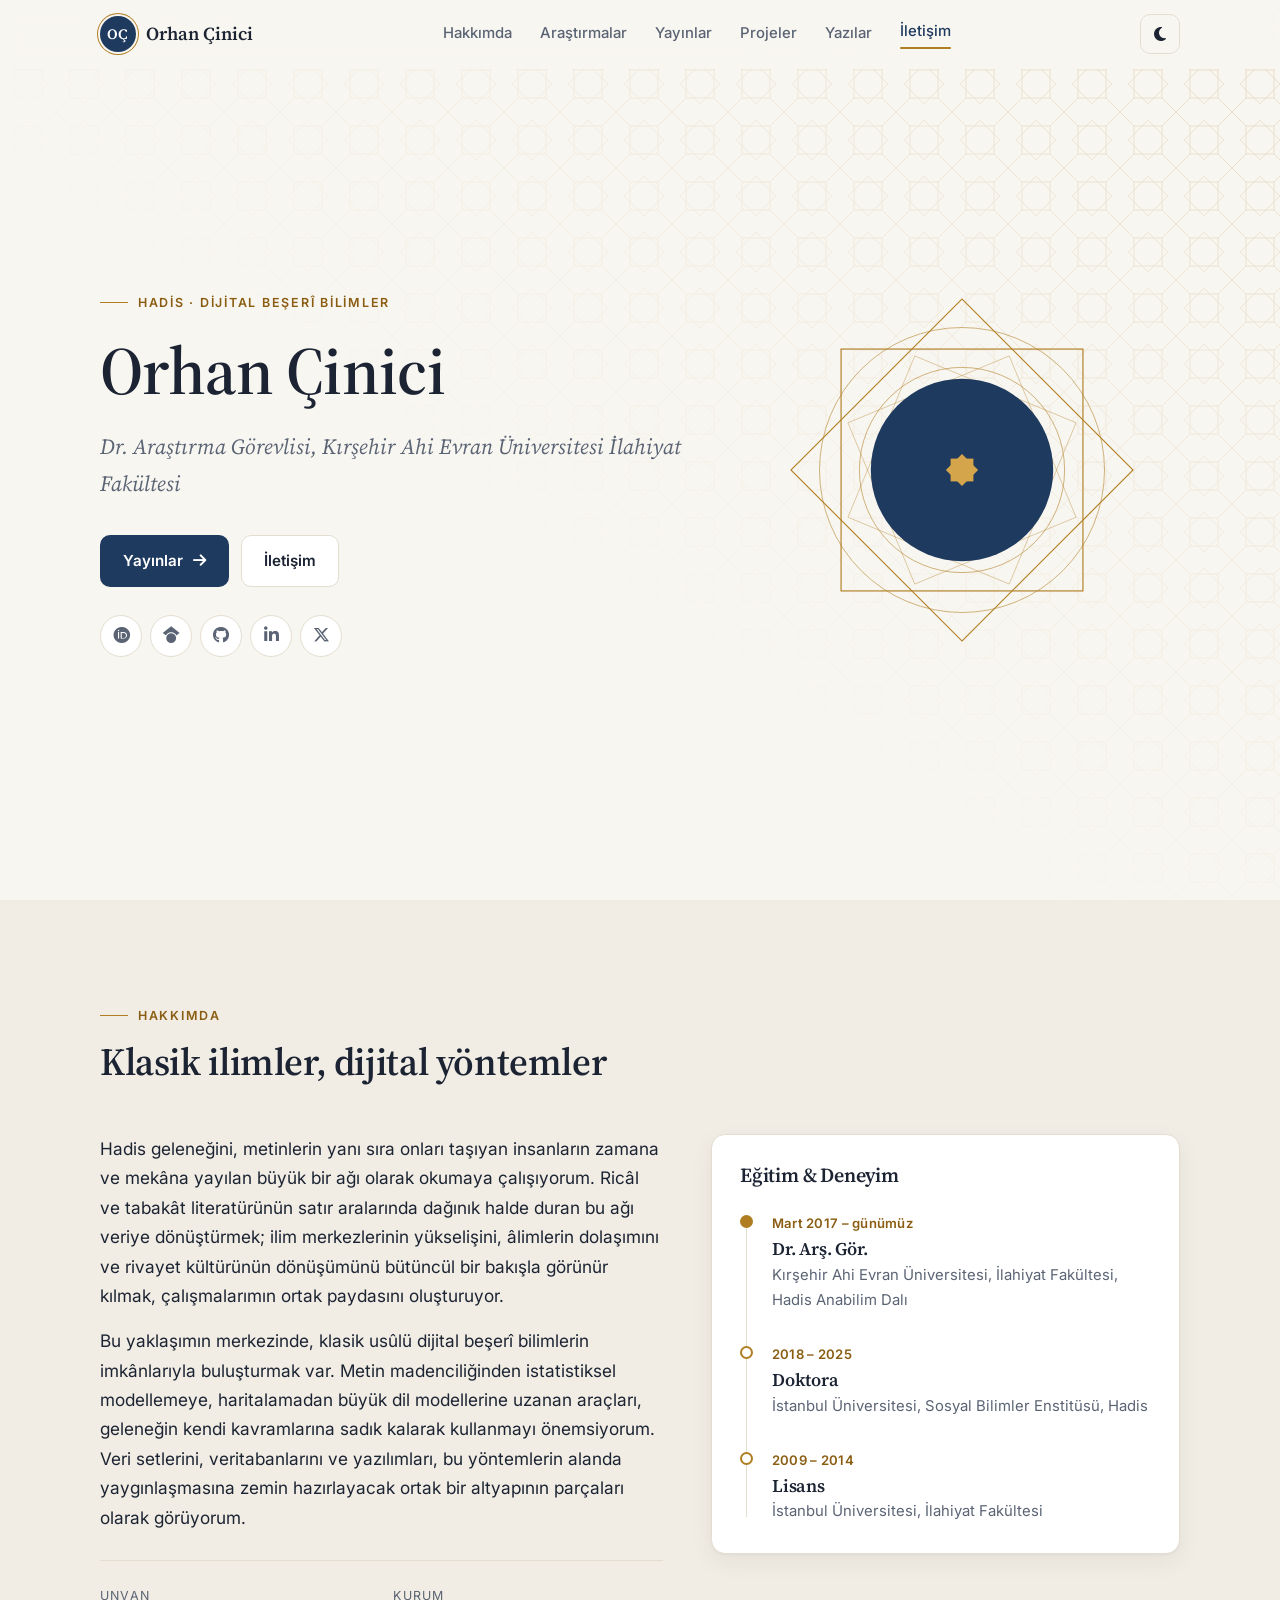
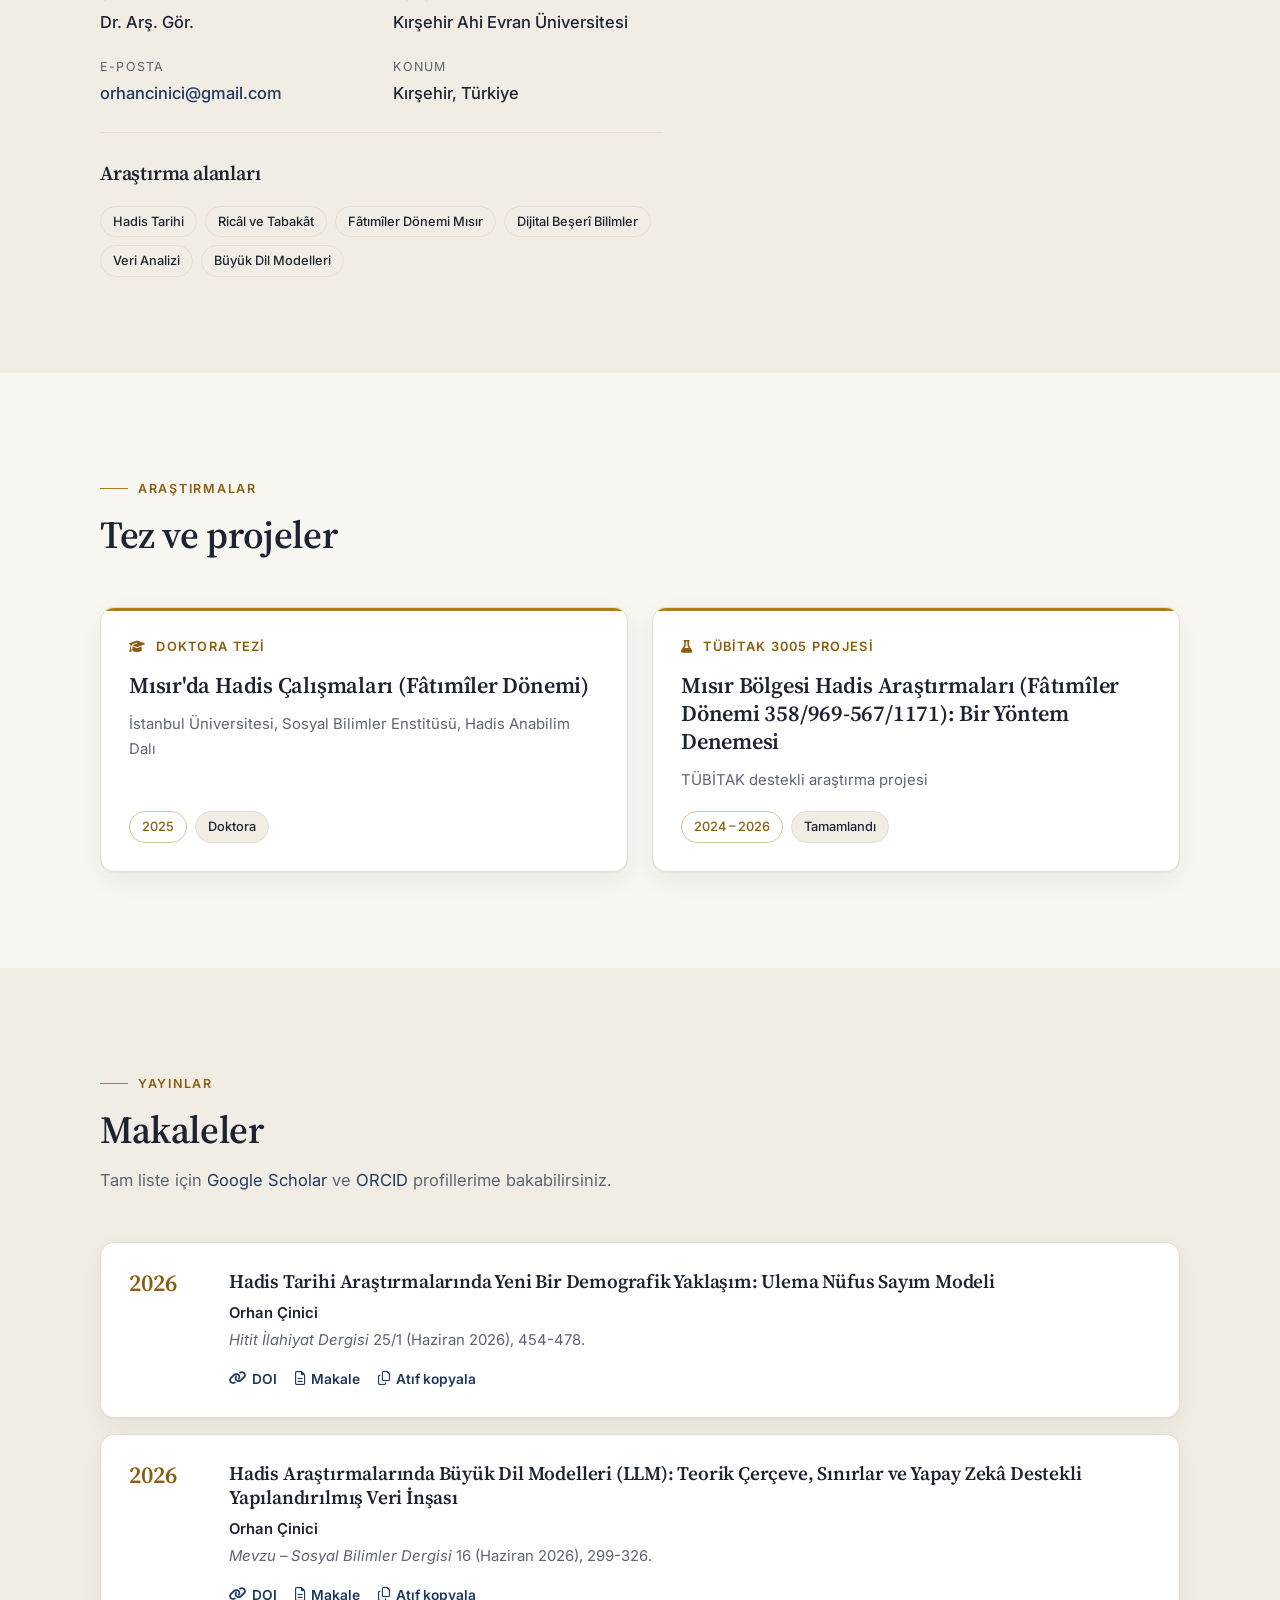
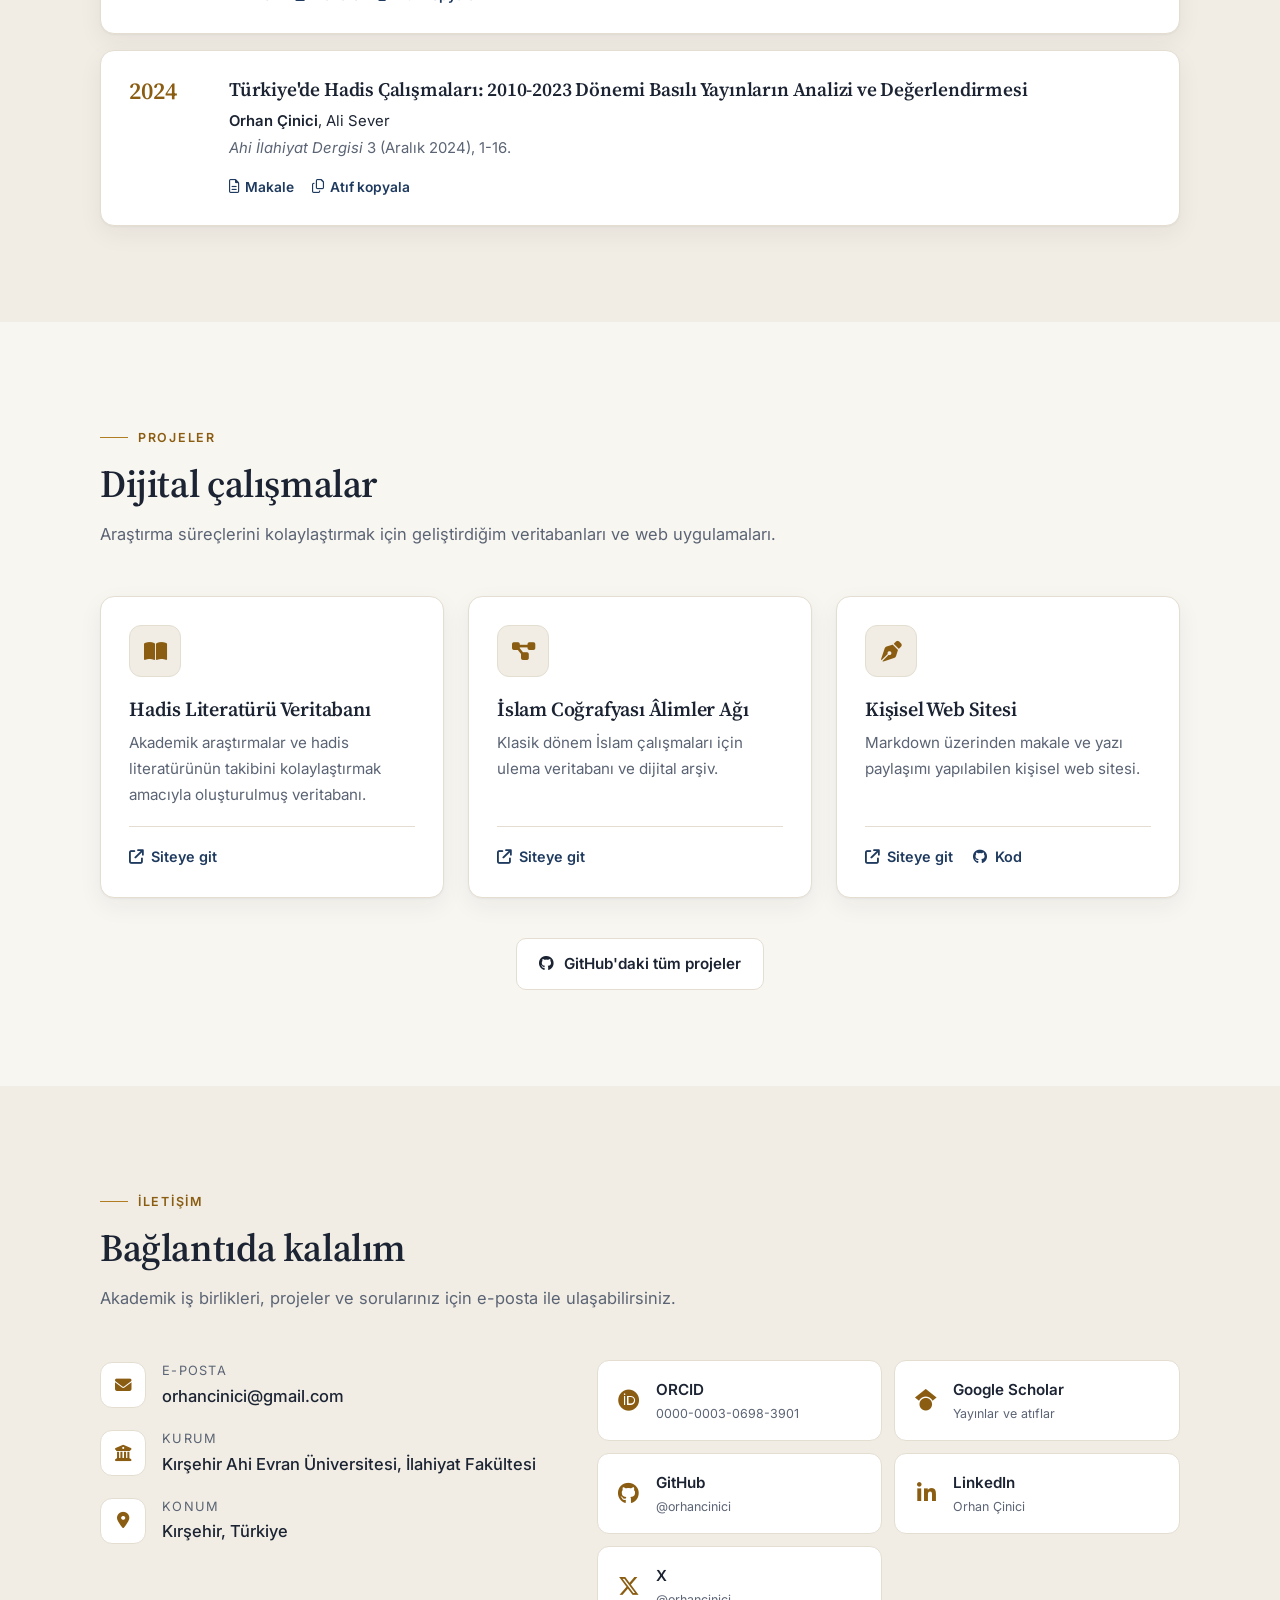
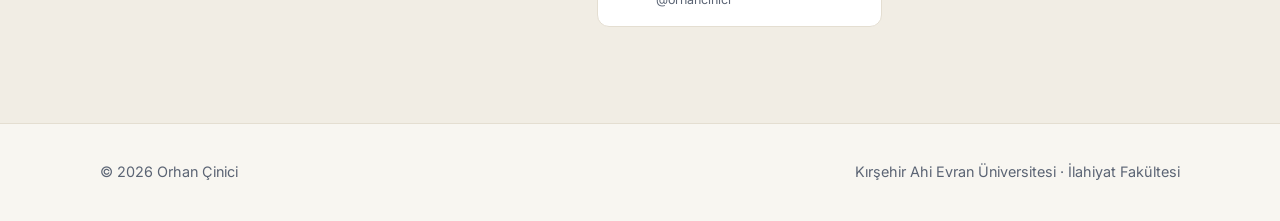
<file: index.html>
<!DOCTYPE html>
<html lang="tr">
<head>
    <meta charset="UTF-8">
    <meta name="viewport" content="width=device-width, initial-scale=1.0">
    <title>Orhan Çinici · Hadis ve Dijital Beşerî Bilimler</title>
    <meta name="description" content="Dr. Orhan Çinici – Kırşehir Ahi Evran Üniversitesi İlahiyat Fakültesi, Hadis Anabilim Dalı. Hadis tarihi, ricâl ve tabakât çalışmaları; veri analizi ve dijital beşerî bilimler.">
    <meta name="author" content="Orhan Çinici">
    <link rel="canonical" href="https://orhancinici.github.io/">
    <meta name="google-site-verification" content="o6I14-0qDVS4Q6scJWXkwYQ4Rm5my_KPETT9jHfjxPQ">

    <!-- Paylaşım önizlemesi -->
    <meta property="og:type" content="profile">
    <meta property="og:site_name" content="Orhan Çinici">
    <meta property="og:locale" content="tr_TR">
    <meta property="og:url" content="https://orhancinici.github.io/">
    <meta property="og:title" content="Orhan Çinici · Hadis ve Dijital Beşerî Bilimler">
    <meta property="og:description" content="Hadis tarihi, ricâl ve tabakât çalışmaları için veri odaklı yöntemler: araştırmalar, yayınlar ve dijital projeler.">
    <meta property="og:image" content="https://orhancinici.github.io/assets/img/og-image.png">
    <meta property="og:image:width" content="1200">
    <meta property="og:image:height" content="630">
    <meta property="og:image:alt" content="Orhan Çinici – Hadis ve Dijital Beşerî Bilimler">
    <meta property="profile:first_name" content="Orhan">
    <meta property="profile:last_name" content="Çinici">
    <meta name="twitter:card" content="summary_large_image">
    <meta name="twitter:site" content="@orhancinici">
    <meta name="twitter:creator" content="@orhancinici">

    <!-- Simgeler -->
    <link rel="icon" href="favicon.ico" sizes="48x48">
    <link rel="icon" href="favicon.svg" type="image/svg+xml">
    <link rel="icon" href="assets/img/favicon-96.png" type="image/png" sizes="96x96">
    <link rel="apple-touch-icon" href="apple-touch-icon.png">
    <meta name="theme-color" content="#1f3a5f">

    <!-- Yapılandırılmış veri (schema.org) -->
    <script type="application/ld+json">
    {
        "@context": "https://schema.org",
        "@graph": [
            {
                "@type": "ProfilePage",
                "@id": "https://orhancinici.github.io/#profilepage",
                "url": "https://orhancinici.github.io/",
                "name": "Orhan Çinici · Hadis ve Dijital Beşerî Bilimler",
                "inLanguage": "tr",
                "dateModified": "2026-10-08",
                "mainEntity": { "@id": "https://orhancinici.github.io/#person" }
            },
            {
                "@type": "Person",
                "@id": "https://orhancinici.github.io/#person",
                "name": "Orhan Çinici",
                "alternateName": "Orhan Cinici",
                "givenName": "Orhan",
                "familyName": "Çinici",
                "honorificPrefix": "Dr.",
                "jobTitle": "Araştırma Görevlisi",
                "url": "https://orhancinici.github.io/",
                "email": "mailto:orhancinici@gmail.com",
                "worksFor": {
                    "@type": "CollegeOrUniversity",
                    "name": "Kırşehir Ahi Evran Üniversitesi",
                    "department": { "@type": "Organization", "name": "İlahiyat Fakültesi, Hadis Anabilim Dalı" }
                },
                "alumniOf": { "@type": "CollegeOrUniversity", "name": "İstanbul Üniversitesi" },
                "address": { "@type": "PostalAddress", "addressLocality": "Kırşehir", "addressCountry": "TR" },
                "knowsAbout": ["Hadis", "Hadis Tarihi", "Ricâl", "Tabakât", "Fâtımîler Dönemi Mısır", "Dijital Beşerî Bilimler", "Veri Analizi", "Büyük Dil Modelleri"],
                "identifier": { "@type": "PropertyValue", "propertyID": "ORCID", "value": "0000-0003-0698-3901" },
                "sameAs": [
                    "https://orcid.org/0000-0003-0698-3901",
                    "https://scholar.google.com/citations?user=kmyKpKgAAAAJ",
                    "https://github.com/orhancinici",
                    "https://www.linkedin.com/in/orhan-%C3%A7inici-2471431a5",
                    "https://x.com/orhancinici"
                ]
            },
            {
                "@type": "Thesis",
                "name": "Mısır'da Hadis Çalışmaları (Fâtımîler Dönemi)",
                "author": { "@id": "https://orhancinici.github.io/#person" },
                "inSupportOf": "Doktora",
                "sourceOrganization": { "@type": "CollegeOrUniversity", "name": "İstanbul Üniversitesi" },
                "datePublished": "2025",
                "inLanguage": "tr"
            },
            {
                "@type": "ScholarlyArticle",
                "headline": "Hadis Tarihi Araştırmalarında Yeni Bir Demografik Yaklaşım: Ulema Nüfus Sayım Modeli",
                "author": { "@id": "https://orhancinici.github.io/#person" },
                "datePublished": "2026-06-30",
                "isPartOf": { "@type": "Periodical", "name": "Hitit İlahiyat Dergisi" },
                "pagination": "454-478",
                "sameAs": "https://doi.org/10.14395/hid.1873098",
                "url": "https://dergipark.org.tr/tr/pub/hid/article/1873098",
                "inLanguage": "tr"
            },
            {
                "@type": "ScholarlyArticle",
                "headline": "Hadis Araştırmalarında Büyük Dil Modelleri (LLM): Teorik Çerçeve, Sınırlar ve Yapay Zekâ Destekli Yapılandırılmış Veri İnşası",
                "author": { "@id": "https://orhancinici.github.io/#person" },
                "datePublished": "2026-06-15",
                "isPartOf": { "@type": "Periodical", "name": "Mevzu – Sosyal Bilimler Dergisi" },
                "pagination": "299-326",
                "sameAs": "https://doi.org/10.56720/msbd.2026.s16.326",
                "url": "https://mevzusbd.com/article/view/342",
                "inLanguage": "tr"
            },
            {
                "@type": "ScholarlyArticle",
                "headline": "Türkiye'de Hadis Çalışmaları: 2010-2023 Dönemi Basılı Yayınların Analizi ve Değerlendirmesi",
                "author": [{ "@id": "https://orhancinici.github.io/#person" }, { "@type": "Person", "name": "Ali Sever" }],
                "datePublished": "2024-12-31",
                "isPartOf": { "@type": "Periodical", "name": "Ahi İlahiyat Dergisi" },
                "pagination": "1-16",
                "url": "https://dergipark.org.tr/tr/pub/ahiilahiyat/article/1563795",
                "inLanguage": "tr"
            }
        ]
    }
    </script>
    <script>document.documentElement.classList.add('js'); try { var t = localStorage.getItem('theme'); if (t) document.documentElement.setAttribute('data-theme', t); } catch (e) {}</script>
    <link rel="preconnect" href="https://fonts.googleapis.com">
    <link rel="preconnect" href="https://fonts.gstatic.com" crossorigin>
    <link href="https://fonts.googleapis.com/css2?family=Inter:wght@400;500;600&family=Source+Serif+4:ital,opsz,wght@0,8..60,400;0,8..60,600;1,8..60,400&display=swap" rel="stylesheet">
    <link rel="stylesheet" href="https://cdnjs.cloudflare.com/ajax/libs/font-awesome/6.5.1/css/all.min.css">
    <link rel="stylesheet" href="assets/css/styles.css">
</head>
<body>
    <!-- Üst menü -->
    <header class="site-header">
        <nav class="container nav" aria-label="Ana menü">
            <a href="#home" class="brand">
                <span class="brand-mark">OÇ</span>
                <span>Orhan Çinici</span>
            </a>
            <ul class="nav-links" id="nav-links">
                <li><a href="#about">Hakkımda</a></li>
                <li><a href="#research">Araştırmalar</a></li>
                <li><a href="#publications">Yayınlar</a></li>
                <li><a href="#projects">Projeler</a></li>
                <li><a href="writings.html">Yazılar</a></li>
                <li><a href="#contact">İletişim</a></li>
            </ul>
            <div class="nav-actions">
                <button type="button" class="icon-btn theme-toggle" aria-label="Açık/koyu tema">
                    <i class="fa-solid fa-moon"></i><i class="fa-solid fa-sun"></i>
                </button>
                <button type="button" class="icon-btn menu-toggle" aria-label="Menüyü aç" aria-controls="nav-links" aria-expanded="false">
                    <i class="fa-solid fa-bars"></i>
                </button>
            </div>
        </nav>
    </header>

    <main>
        <!-- Giriş -->
        <section id="home" class="hero pattern">
            <div class="container hero-grid">
                <div class="reveal">
                    <span class="eyebrow">Hadis · Dijital Beşerî Bilimler</span>
                    <h1>Orhan Çinici</h1>
                    <p class="hero-title">Dr. Araştırma Görevlisi, Kırşehir Ahi Evran Üniversitesi İlahiyat Fakültesi</p>
                    <div class="hero-actions">
                        <a href="#publications" class="btn btn-primary">Yayınlar <i class="fa-solid fa-arrow-right"></i></a>
                        <a href="#contact" class="btn btn-ghost">İletişim</a>
                    </div>
                    <div class="profile-links">
                        <a rel="me" href="https://orcid.org/0000-0003-0698-3901" aria-label="ORCID" title="ORCID"><i class="fa-brands fa-orcid"></i></a>
                        <a rel="me" href="https://scholar.google.com/citations?user=kmyKpKgAAAAJ&amp;hl=tr" aria-label="Google Scholar" title="Google Scholar"><i class="fa-brands fa-google-scholar"></i></a>
                        <a rel="me" href="https://github.com/orhancinici" aria-label="GitHub" title="GitHub"><i class="fa-brands fa-github"></i></a>
                        <a rel="me" href="https://www.linkedin.com/in/orhan-%C3%A7inici-2471431a5" aria-label="LinkedIn" title="LinkedIn"><i class="fa-brands fa-linkedin-in"></i></a>
                        <a rel="me" href="https://x.com/orhancinici" aria-label="X" title="X"><i class="fa-brands fa-x-twitter"></i></a>
                    </div>
                </div>
                <div class="medallion reveal" aria-hidden="true">
                    <svg viewBox="0 0 400 400" xmlns="http://www.w3.org/2000/svg">
                        <g class="m-rotate">
                            <rect class="m-star" x="72.7" y="72.7" width="254.6" height="254.6"/>
                            <rect class="m-star" x="72.7" y="72.7" width="254.6" height="254.6" transform="rotate(45 200 200)"/>
                            <rect class="m-star-soft" x="108.1" y="108.1" width="183.8" height="183.8" transform="rotate(22.5 200 200)"/>
                            <rect class="m-star-soft" x="108.1" y="108.1" width="183.8" height="183.8" transform="rotate(67.5 200 200)"/>
                        </g>
                        <circle class="m-ring" cx="200" cy="200" r="150"/>
                        <circle class="m-ring" cx="200" cy="200" r="108"/>
                        <circle class="m-disc" cx="200" cy="200" r="96"/>
                        <!-- Merkezde sekiz köşeli dolgulu yıldız -->
                        <rect class="m-motif-fill" x="188" y="188" width="24" height="24"/>
                        <rect class="m-motif-fill" x="188" y="188" width="24" height="24" transform="rotate(45 200 200)"/>
                    </svg>
                </div>
            </div>
        </section>

        <!-- Hakkımda -->
        <section id="about" class="alt">
            <div class="container">
                <div class="section-head reveal">
                    <span class="eyebrow">Hakkımda</span>
                    <h2 class="section-title">Klasik ilimler, dijital yöntemler</h2>
                </div>
                <div class="about-grid">
                    <div class="about-text reveal">
                        <p>
                            Hadis geleneğini, metinlerin yanı sıra onları taşıyan insanların zamana ve mekâna yayılan büyük bir ağı olarak okumaya çalışıyorum. Ricâl ve tabakât literatürünün satır aralarında dağınık halde duran bu ağı veriye dönüştürmek; ilim merkezlerinin yükselişini, âlimlerin dolaşımını ve rivayet kültürünün dönüşümünü bütüncül bir bakışla görünür kılmak, çalışmalarımın ortak paydasını oluşturuyor.
                        </p>
                        <p>
                            Bu yaklaşımın merkezinde, klasik usûlü dijital beşerî bilimlerin imkânlarıyla buluşturmak var. Metin madenciliğinden istatistiksel modellemeye, haritalamadan büyük dil modellerine uzanan araçları, geleneğin kendi kavramlarına sadık kalarak kullanmayı önemsiyorum. Veri setlerini, veritabanlarını ve yazılımları, bu yöntemlerin alanda yaygınlaşmasına zemin hazırlayacak ortak bir altyapının parçaları olarak görüyorum.
                        </p>
                        <dl class="facts">
                            <div>
                                <dt>Unvan</dt>
                                <dd>Dr. Arş. Gör.</dd>
                            </div>
                            <div>
                                <dt>Kurum</dt>
                                <dd>Kırşehir Ahi Evran Üniversitesi</dd>
                            </div>
                            <div>
                                <dt>E-posta</dt>
                                <dd><a href="mailto:orhancinici@gmail.com">orhancinici@gmail.com</a></dd>
                            </div>
                            <div>
                                <dt>Konum</dt>
                                <dd>Kırşehir, Türkiye</dd>
                            </div>
                        </dl>
                        <h3 class="subhead">Araştırma alanları</h3>
                        <div class="tags">
                            <span class="tag">Hadis Tarihi</span>
                            <span class="tag">Ricâl ve Tabakât</span>
                            <span class="tag">Fâtımîler Dönemi Mısır</span>
                            <span class="tag">Dijital Beşerî Bilimler</span>
                            <span class="tag">Veri Analizi</span>
                            <span class="tag">Büyük Dil Modelleri</span>
                        </div>
                    </div>
                    <div class="card reveal">
                        <h3 class="subhead">Eğitim &amp; Deneyim</h3>
                        <ul class="timeline">
                            <li>
                                <span class="when">Mart 2017 – günümüz</span>
                                <h4>Dr. Arş. Gör.</h4>
                                <p>Kırşehir Ahi Evran Üniversitesi, İlahiyat Fakültesi, Hadis Anabilim Dalı</p>
                            </li>
                            <li>
                                <span class="when">2018 – 2025</span>
                                <h4>Doktora</h4>
                                <p>İstanbul Üniversitesi, Sosyal Bilimler Enstitüsü, Hadis</p>
                            </li>
                            <li>
                                <span class="when">2009 – 2014</span>
                                <h4>Lisans</h4>
                                <p>İstanbul Üniversitesi, İlahiyat Fakültesi</p>
                            </li>
                        </ul>
                    </div>
                </div>
            </div>
        </section>

        <!-- Araştırmalar -->
        <section id="research">
            <div class="container">
                <div class="section-head reveal">
                    <span class="eyebrow">Araştırmalar</span>
                    <h2 class="section-title">Tez ve projeler</h2>
                </div>
                <div class="research-grid">
                    <article class="card research-card reveal">
                        <span class="kind"><i class="fa-solid fa-graduation-cap"></i> Doktora Tezi</span>
                        <h3>Mısır'da Hadis Çalışmaları (Fâtımîler Dönemi)</h3>
                        <p class="meta">İstanbul Üniversitesi, Sosyal Bilimler Enstitüsü, Hadis Anabilim Dalı</p>
                        <div class="tags">
                            <span class="tag tag-accent">2025</span>
                            <span class="tag">Doktora</span>
                        </div>
                    </article>
                    <article class="card research-card reveal">
                        <span class="kind"><i class="fa-solid fa-flask"></i> TÜBİTAK 3005 Projesi</span>
                        <h3>Mısır Bölgesi Hadis Araştırmaları (Fâtımîler Dönemi 358/969-567/1171): Bir Yöntem Denemesi</h3>
                        <p class="meta">TÜBİTAK destekli araştırma projesi</p>
                        <div class="tags">
                            <span class="tag tag-accent">2024 – 2026</span>
                            <span class="tag">Tamamlandı</span>
                        </div>
                    </article>
                </div>
            </div>
        </section>

        <!-- Yayınlar -->
        <section id="publications" class="alt">
            <div class="container">
                <div class="section-head reveal">
                    <span class="eyebrow">Yayınlar</span>
                    <h2 class="section-title">Makaleler</h2>
                    <p class="section-lead">Tam liste için <a rel="me" href="https://scholar.google.com/citations?user=kmyKpKgAAAAJ&amp;hl=tr">Google Scholar</a> ve <a rel="me" href="https://orcid.org/0000-0003-0698-3901">ORCID</a> profillerime bakabilirsiniz.</p>
                </div>
                <ol class="pub-list" reversed>
                    <li class="card pub reveal">
                        <div class="pub-year">2026</div>
                        <div>
                            <h3><a href="https://dergipark.org.tr/tr/pub/hid/article/1873098">Hadis Tarihi Araştırmalarında Yeni Bir Demografik Yaklaşım: Ulema Nüfus Sayım Modeli</a></h3>
                            <p class="pub-authors"><strong>Orhan Çinici</strong></p>
                            <p class="pub-venue"><em>Hitit İlahiyat Dergisi</em> 25/1 (Haziran 2026), 454-478.</p>
                            <div class="pub-actions">
                                <a href="https://doi.org/10.14395/hid.1873098"><i class="fa-solid fa-link"></i> DOI</a>
                                <a href="https://dergipark.org.tr/tr/pub/hid/article/1873098"><i class="fa-regular fa-file-lines"></i> Makale</a>
                                <button type="button" data-cite="Çinici, Orhan. &quot;Hadis Tarihi Araştırmalarında Yeni Bir Demografik Yaklaşım: Ulema Nüfus Sayım Modeli&quot;. Hitit İlahiyat Dergisi 25/1 (Haziran 2026), 454-478. https://doi.org/10.14395/hid.1873098"><i class="fa-regular fa-copy"></i> <span>Atıf kopyala</span></button>
                            </div>
                        </div>
                    </li>
                    <li class="card pub reveal">
                        <div class="pub-year">2026</div>
                        <div>
                            <h3><a href="https://mevzusbd.com/article/view/342">Hadis Araştırmalarında Büyük Dil Modelleri (LLM): Teorik Çerçeve, Sınırlar ve Yapay Zekâ Destekli Yapılandırılmış Veri İnşası</a></h3>
                            <p class="pub-authors"><strong>Orhan Çinici</strong></p>
                            <p class="pub-venue"><em>Mevzu – Sosyal Bilimler Dergisi</em> 16 (Haziran 2026), 299-326.</p>
                            <div class="pub-actions">
                                <a href="https://doi.org/10.56720/msbd.2026.s16.326"><i class="fa-solid fa-link"></i> DOI</a>
                                <a href="https://mevzusbd.com/article/view/342"><i class="fa-regular fa-file-lines"></i> Makale</a>
                                <button type="button" data-cite="Çinici, Orhan. &quot;Hadis Araştırmalarında Büyük Dil Modelleri (LLM): Teorik Çerçeve, Sınırlar ve Yapay Zekâ Destekli Yapılandırılmış Veri İnşası&quot;. Mevzu – Sosyal Bilimler Dergisi 16 (Haziran 2026), 299-326. https://doi.org/10.56720/msbd.2026.s16.326"><i class="fa-regular fa-copy"></i> <span>Atıf kopyala</span></button>
                            </div>
                        </div>
                    </li>
                    <li class="card pub reveal">
                        <div class="pub-year">2024</div>
                        <div>
                            <h3><a href="https://dergipark.org.tr/tr/pub/ahiilahiyat/article/1563795">Türkiye'de Hadis Çalışmaları: 2010-2023 Dönemi Basılı Yayınların Analizi ve Değerlendirmesi</a></h3>
                            <p class="pub-authors"><strong>Orhan Çinici</strong>, Ali Sever</p>
                            <p class="pub-venue"><em>Ahi İlahiyat Dergisi</em> 3 (Aralık 2024), 1-16.</p>
                            <div class="pub-actions">
                                <a href="https://dergipark.org.tr/tr/pub/ahiilahiyat/article/1563795"><i class="fa-regular fa-file-lines"></i> Makale</a>
                                <button type="button" data-cite="Çinici, Orhan - Sever, Ali. &quot;Türkiye'de Hadis Çalışmaları: 2010-2023 Dönemi Basılı Yayınların Analizi ve Değerlendirmesi&quot;. Ahi İlahiyat Dergisi 3 (Aralık 2024), 1-16."><i class="fa-regular fa-copy"></i> <span>Atıf kopyala</span></button>
                            </div>
                        </div>
                    </li>
                </ol>
            </div>
        </section>

        <!-- Dijital projeler -->
        <section id="projects">
            <div class="container">
                <div class="section-head reveal">
                    <span class="eyebrow">Projeler</span>
                    <h2 class="section-title">Dijital çalışmalar</h2>
                    <p class="section-lead">Araştırma süreçlerini kolaylaştırmak için geliştirdiğim veritabanları ve web uygulamaları.</p>
                </div>
                <div class="project-grid">
                    <article class="card project-card reveal">
                        <div class="project-icon"><i class="fa-solid fa-book-open"></i></div>
                        <h3>Hadis Literatürü Veritabanı</h3>
                        <p>Akademik araştırmalar ve hadis literatürünün takibini kolaylaştırmak amacıyla oluşturulmuş veritabanı.</p>
                        <div class="project-links">
                            <a href="https://hadisliteraturu.com"><i class="fa-solid fa-arrow-up-right-from-square"></i> Siteye git</a>                        </div>
                    </article>
                    <article class="card project-card reveal">
                        <div class="project-icon"><i class="fa-solid fa-diagram-project"></i></div>
                        <h3>İslam Coğrafyası Âlimler Ağı</h3>
                        <p>Klasik dönem İslam çalışmaları için ulema veritabanı ve dijital arşiv.</p>
                        <div class="project-links">
                            <a href="https://geohadith.org"><i class="fa-solid fa-arrow-up-right-from-square"></i> Siteye git</a>
                        </div>
                    </article>
                    <article class="card project-card reveal">
                        <div class="project-icon"><i class="fa-solid fa-pen-nib"></i></div>
                        <h3>Kişisel Web Sitesi</h3>
                        <p>Markdown üzerinden makale ve yazı paylaşımı yapılabilen kişisel web sitesi.</p>
                        <div class="project-links">
                            <a href="https://orhancinici.github.io/kisisel_web_sayfasi/"><i class="fa-solid fa-arrow-up-right-from-square"></i> Siteye git</a>
                            <a href="https://github.com/orhancinici/kisisel_web_sayfasi"><i class="fa-brands fa-github"></i> Kod</a>
                        </div>
                    </article>
                </div>
                <div class="more-link reveal">
                    <a href="https://github.com/orhancinici?tab=repositories" class="btn btn-ghost"><i class="fa-brands fa-github"></i> GitHub'daki tüm projeler</a>
                </div>
            </div>
        </section>

        <!-- İletişim -->
        <section id="contact" class="alt">
            <div class="container">
                <div class="section-head reveal">
                    <span class="eyebrow">İletişim</span>
                    <h2 class="section-title">Bağlantıda kalalım</h2>
                    <p class="section-lead">Akademik iş birlikleri, projeler ve sorularınız için e-posta ile ulaşabilirsiniz.</p>
                </div>
                <div class="contact-grid">
                    <ul class="contact-list reveal">
                        <li>
                            <span class="ci"><i class="fa-solid fa-envelope"></i></span>
                            <div><small>E-posta</small><a href="mailto:orhancinici@gmail.com">orhancinici@gmail.com</a></div>
                        </li>
                        <li>
                            <span class="ci"><i class="fa-solid fa-building-columns"></i></span>
                            <div><small>Kurum</small><span>Kırşehir Ahi Evran Üniversitesi, İlahiyat Fakültesi</span></div>
                        </li>
                        <li>
                            <span class="ci"><i class="fa-solid fa-location-dot"></i></span>
                            <div><small>Konum</small><span>Kırşehir, Türkiye</span></div>
                        </li>
                    </ul>
                    <div class="profile-grid reveal">
                        <a class="profile-card" rel="me" href="https://orcid.org/0000-0003-0698-3901">
                            <i class="fa-brands fa-orcid"></i>
                            <span>ORCID<small>0000-0003-0698-3901</small></span>
                        </a>
                        <a class="profile-card" rel="me" href="https://scholar.google.com/citations?user=kmyKpKgAAAAJ&amp;hl=tr">
                            <i class="fa-brands fa-google-scholar"></i>
                            <span>Google Scholar<small>Yayınlar ve atıflar</small></span>
                        </a>
                        <a class="profile-card" rel="me" href="https://github.com/orhancinici">
                            <i class="fa-brands fa-github"></i>
                            <span>GitHub<small>@orhancinici</small></span>
                        </a>
                        <a class="profile-card" rel="me" href="https://www.linkedin.com/in/orhan-%C3%A7inici-2471431a5">
                            <i class="fa-brands fa-linkedin-in"></i>
                            <span>LinkedIn<small>Orhan Çinici</small></span>
                        </a>
                        <a class="profile-card" rel="me" href="https://x.com/orhancinici">
                            <i class="fa-brands fa-x-twitter"></i>
                            <span>X<small>@orhancinici</small></span>
                        </a>
                    </div>
                </div>
            </div>
        </section>
    </main>

    <footer class="site-footer">
        <div class="container">
            <span>© <span id="current-year"></span> Orhan Çinici</span>
            <span>Kırşehir Ahi Evran Üniversitesi · İlahiyat Fakültesi</span>
        </div>
    </footer>

    <script src="assets/js/script.js"></script>
</body>
</html>
</file>
<file: assets/css/styles.css>
/* ==========================================================================
   Tema değişkenleri
   ========================================================================== */
:root {
    --bg: #f8f6f1;
    --surface: #ffffff;
    --surface-2: #f1ede4;
    --text: #1c2433;
    --muted: #5b6474;
    --border: #e4ded1;
    --primary: #1f3a5f;
    --primary-contrast: #ffffff;
    --accent: #b07d22;
    --accent-text: #8a5d12;
    --shadow: 0 1px 2px rgba(28, 36, 51, .04), 0 8px 24px rgba(28, 36, 51, .06);
    --shadow-hover: 0 2px 4px rgba(28, 36, 51, .06), 0 16px 36px rgba(28, 36, 51, .10);
    --header-bg: rgba(248, 246, 241, .85);
    --pattern-opacity: .10;

    --font-serif: "Source Serif 4", Georgia, "Times New Roman", serif;
    --font-sans: "Inter", system-ui, -apple-system, "Segoe UI", Roboto, sans-serif;
    --radius: 14px;
    --container: 1120px;
    color-scheme: light;
}

@media (prefers-color-scheme: dark) {
    :root:not([data-theme="light"]) {
        --bg: #0f1724;
        --surface: #162133;
        --surface-2: #1c2a40;
        --text: #e8e4da;
        --muted: #9aa5b5;
        --border: #26354d;
        --primary: #a9c1e4;
        --primary-contrast: #0f1724;
        --accent: #d4a54a;
        --accent-text: #e0b45e;
        --shadow: 0 1px 2px rgba(0, 0, 0, .2), 0 8px 24px rgba(0, 0, 0, .25);
        --shadow-hover: 0 2px 4px rgba(0, 0, 0, .25), 0 16px 36px rgba(0, 0, 0, .35);
        --header-bg: rgba(15, 23, 36, .85);
        --pattern-opacity: .07;
        color-scheme: dark;
    }
}

:root[data-theme="dark"] {
    --bg: #0f1724;
    --surface: #162133;
    --surface-2: #1c2a40;
    --text: #e8e4da;
    --muted: #9aa5b5;
    --border: #26354d;
    --primary: #a9c1e4;
    --primary-contrast: #0f1724;
    --accent: #d4a54a;
    --accent-text: #e0b45e;
    --shadow: 0 1px 2px rgba(0, 0, 0, .2), 0 8px 24px rgba(0, 0, 0, .25);
    --shadow-hover: 0 2px 4px rgba(0, 0, 0, .25), 0 16px 36px rgba(0, 0, 0, .35);
    --header-bg: rgba(15, 23, 36, .85);
    --pattern-opacity: .07;
    color-scheme: dark;
}

/* ==========================================================================
   Temel
   ========================================================================== */
*, *::before, *::after { box-sizing: border-box; }

html { scroll-behavior: smooth; scroll-padding-top: 84px; }

body {
    margin: 0;
    background: var(--bg);
    color: var(--text);
    font-family: var(--font-sans);
    font-size: 16.5px;
    line-height: 1.7;
    -webkit-font-smoothing: antialiased;
    transition: background-color .3s ease, color .3s ease;
}

h1, h2, h3, h4 {
    font-family: var(--font-serif);
    font-weight: 600;
    line-height: 1.25;
    margin: 0;
    letter-spacing: -.01em;
}

p { margin: 0; }

a { color: var(--primary); text-decoration: none; }
a:hover { color: var(--accent-text); }

:focus-visible { outline: 2px solid var(--accent); outline-offset: 3px; border-radius: 4px; }

.container { max-width: var(--container); margin: 0 auto; padding: 0 20px; }

.sr-only {
    position: absolute; width: 1px; height: 1px; padding: 0; margin: -1px;
    overflow: hidden; clip: rect(0, 0, 0, 0); white-space: nowrap; border: 0;
}

/* Sekiz köşeli yıldız deseni (maske ile, tema rengini alır) */
.pattern::before {
    content: "";
    position: absolute;
    inset: 0;
    background: var(--accent);
    opacity: var(--pattern-opacity);
    -webkit-mask-image: url("data:image/svg+xml,%3Csvg xmlns='http://www.w3.org/2000/svg' width='56' height='56' viewBox='0 0 56 56'%3E%3Cg fill='none' stroke='%23000' stroke-width='1'%3E%3Cpath d='M14 14h28v28H14z'/%3E%3Cpath d='M28 8.2 47.8 28 28 47.8 8.2 28z'/%3E%3Cpath d='M0 0l14 14M56 0 42 14M0 56l14-14M56 56 42 42'/%3E%3C/g%3E%3C/svg%3E");
    mask-image: url("data:image/svg+xml,%3Csvg xmlns='http://www.w3.org/2000/svg' width='56' height='56' viewBox='0 0 56 56'%3E%3Cg fill='none' stroke='%23000' stroke-width='1'%3E%3Cpath d='M14 14h28v28H14z'/%3E%3Cpath d='M28 8.2 47.8 28 28 47.8 8.2 28z'/%3E%3Cpath d='M0 0l14 14M56 0 42 14M0 56l14-14M56 56 42 42'/%3E%3C/g%3E%3C/svg%3E");
    -webkit-mask-size: 56px 56px;
    mask-size: 56px 56px;
    pointer-events: none;
}

/* ==========================================================================
   Üst menü
   ========================================================================== */
.site-header {
    position: fixed;
    top: 0; left: 0; right: 0;
    z-index: 50;
    background: var(--header-bg);
    backdrop-filter: saturate(160%) blur(12px);
    -webkit-backdrop-filter: saturate(160%) blur(12px);
    border-bottom: 1px solid transparent;
    transition: border-color .3s ease, background-color .3s ease;
}
.site-header.scrolled { border-bottom-color: var(--border); }

.nav {
    display: flex;
    align-items: center;
    justify-content: space-between;
    height: 68px;
    gap: 16px;
}

.brand {
    display: flex;
    align-items: center;
    gap: 10px;
    color: var(--text);
    font-family: var(--font-serif);
    font-weight: 600;
    font-size: 1.15rem;
}
.brand:hover { color: var(--text); }
.brand-mark {
    width: 36px; height: 36px;
    border-radius: 50%;
    display: grid; place-items: center;
    background: var(--primary);
    color: var(--primary-contrast);
    font-size: .9rem;
    letter-spacing: .02em;
    box-shadow: 0 0 0 2px var(--bg), 0 0 0 3px var(--accent);
}

.nav-links {
    display: flex;
    align-items: center;
    gap: 4px;
    list-style: none;
    margin: 0; padding: 0;
}
.nav-links a {
    display: block;
    padding: 8px 12px;
    border-radius: 8px;
    color: var(--muted);
    font-size: .93rem;
    font-weight: 500;
    transition: color .2s ease, background-color .2s ease;
}
.nav-links a:hover { color: var(--text); background: var(--surface-2); }
.nav-links a.active { color: var(--primary); }
.nav-links a.active::after {
    content: "";
    display: block;
    height: 2px;
    margin-top: 2px;
    border-radius: 2px;
    background: var(--accent);
}

.nav-actions { display: flex; align-items: center; gap: 6px; }

.icon-btn {
    width: 40px; height: 40px;
    display: grid; place-items: center;
    border: 1px solid var(--border);
    border-radius: 10px;
    background: transparent;
    color: var(--text);
    cursor: pointer;
    font-size: 1rem;
    transition: background-color .2s ease, border-color .2s ease;
}
.icon-btn:hover { background: var(--surface-2); }

.theme-toggle .fa-sun { display: none; }
:root[data-theme="dark"] .theme-toggle .fa-sun { display: inline; }
:root[data-theme="dark"] .theme-toggle .fa-moon { display: none; }
@media (prefers-color-scheme: dark) {
    :root:not([data-theme="light"]) .theme-toggle .fa-sun { display: inline; }
    :root:not([data-theme="light"]) .theme-toggle .fa-moon { display: none; }
}

.menu-toggle { display: none; }

@media (max-width: 860px) {
    .menu-toggle { display: grid; }
    .nav-links {
        position: absolute;
        top: 68px; left: 0; right: 0;
        flex-direction: column;
        align-items: stretch;
        gap: 0;
        padding: 8px 16px 16px;
        background: var(--bg);
        border-bottom: 1px solid var(--border);
        box-shadow: var(--shadow);
        display: none;
    }
    .nav-links.open { display: flex; }
    .nav-links a { padding: 12px; }
    .nav-links a.active::after { display: none; }
    .nav-links a.active { background: var(--surface-2); }
}

/* ==========================================================================
   Bölümler
   ========================================================================== */
section { padding: 96px 0; position: relative; }
section.alt { background: var(--surface-2); }

.section-head { margin-bottom: 48px; max-width: 680px; }
.eyebrow {
    display: inline-flex;
    align-items: center;
    gap: 10px;
    color: var(--accent-text);
    font-size: .78rem;
    font-weight: 600;
    letter-spacing: .14em;
    text-transform: uppercase;
    margin-bottom: 12px;
}
.eyebrow::before {
    content: "";
    width: 28px; height: 1px;
    background: var(--accent);
}
.section-title { font-size: clamp(1.8rem, 3.2vw, 2.4rem); }
.section-lead { color: var(--muted); margin-top: 12px; }

/* ==========================================================================
   Hero
   ========================================================================== */
.hero {
    min-height: 100vh;
    display: flex;
    align-items: center;
    padding: 120px 0 80px;
    overflow: hidden;
}
.hero.pattern::before {
    -webkit-mask-image: linear-gradient(to bottom left, #000 0%, transparent 60%), url("data:image/svg+xml,%3Csvg xmlns='http://www.w3.org/2000/svg' width='56' height='56' viewBox='0 0 56 56'%3E%3Cg fill='none' stroke='%23000' stroke-width='1'%3E%3Cpath d='M14 14h28v28H14z'/%3E%3Cpath d='M28 8.2 47.8 28 28 47.8 8.2 28z'/%3E%3Cpath d='M0 0l14 14M56 0 42 14M0 56l14-14M56 56 42 42'/%3E%3C/g%3E%3C/svg%3E");
    mask-image: linear-gradient(to bottom left, #000 0%, transparent 60%), url("data:image/svg+xml,%3Csvg xmlns='http://www.w3.org/2000/svg' width='56' height='56' viewBox='0 0 56 56'%3E%3Cg fill='none' stroke='%23000' stroke-width='1'%3E%3Cpath d='M14 14h28v28H14z'/%3E%3Cpath d='M28 8.2 47.8 28 28 47.8 8.2 28z'/%3E%3Cpath d='M0 0l14 14M56 0 42 14M0 56l14-14M56 56 42 42'/%3E%3C/g%3E%3C/svg%3E");
    -webkit-mask-size: 100% 100%, 56px 56px;
    mask-size: 100% 100%, 56px 56px;
    -webkit-mask-composite: source-in;
    mask-composite: intersect;
    opacity: calc(var(--pattern-opacity) * 2.2);
}

.hero-grid {
    position: relative;
    display: grid;
    grid-template-columns: 1.35fr 1fr;
    align-items: center;
    gap: 56px;
}

.hero h1 {
    font-size: clamp(2.6rem, 6vw, 4.2rem);
    font-weight: 600;
    margin: 4px 0 16px;
}
.hero-title {
    font-family: var(--font-serif);
    font-style: italic;
    font-size: clamp(1.1rem, 2vw, 1.35rem);
    color: var(--muted);
    margin-bottom: 20px;
}

.hero-actions { display: flex; flex-wrap: wrap; gap: 12px; margin: 32px 0 28px; }

.btn {
    display: inline-flex;
    align-items: center;
    gap: 10px;
    padding: 12px 22px;
    border-radius: 10px;
    font-weight: 600;
    font-size: .95rem;
    border: 1px solid transparent;
    transition: transform .2s ease, background-color .2s ease, color .2s ease, border-color .2s ease;
    cursor: pointer;
}
.btn:hover { transform: translateY(-1px); }
.btn-primary { background: var(--primary); color: var(--primary-contrast); }
.btn-primary:hover { color: var(--primary-contrast); filter: brightness(1.1); }
.btn-ghost { border-color: var(--border); color: var(--text); background: var(--surface); }
.btn-ghost:hover { border-color: var(--accent); color: var(--text); }

.profile-links { display: flex; flex-wrap: wrap; gap: 8px; }
.profile-links a {
    width: 42px; height: 42px;
    display: grid; place-items: center;
    border-radius: 50%;
    border: 1px solid var(--border);
    background: var(--surface);
    color: var(--muted);
    font-size: 1.05rem;
    transition: color .2s ease, border-color .2s ease, transform .2s ease;
}
.profile-links a:hover { color: var(--accent-text); border-color: var(--accent); transform: translateY(-2px); }

/* Monogram madalyonu */
.medallion { display: flex; justify-content: center; }
.medallion svg { width: min(100%, 380px); height: auto; }
.medallion .m-star { fill: none; stroke: var(--accent); stroke-width: 1.2; }
.medallion .m-star-soft { fill: none; stroke: var(--accent); stroke-width: .8; opacity: .45; }
.medallion .m-ring { fill: none; stroke: var(--accent); stroke-width: 1; opacity: .6; }
.medallion .m-disc { fill: #1f3a5f; }
:root[data-theme="dark"] .medallion .m-disc { fill: var(--surface-2); }
@media (prefers-color-scheme: dark) {
    :root:not([data-theme="light"]) .medallion .m-disc { fill: var(--surface-2); }
}
.medallion .m-motif-fill { fill: #d4a54a; }
.medallion .m-rotate { transform-origin: 200px 200px; animation: spin 120s linear infinite; }
@keyframes spin { to { transform: rotate(360deg); } }
@media (prefers-reduced-motion: reduce) { .medallion .m-rotate { animation: none; } }

@media (max-width: 860px) {
    .hero { min-height: auto; padding-top: 112px; }
    .hero-grid { grid-template-columns: 1fr; gap: 32px; }
    .medallion { order: -1; }
    .medallion svg { width: 200px; }
}

/* ==========================================================================
   Kartlar ve genel bileşenler
   ========================================================================== */
.card {
    background: var(--surface);
    border: 1px solid var(--border);
    border-radius: var(--radius);
    box-shadow: var(--shadow);
    padding: 28px;
}

.tag {
    display: inline-block;
    padding: 4px 12px;
    border-radius: 999px;
    font-size: .8rem;
    font-weight: 500;
    background: var(--surface-2);
    color: var(--text);
    border: 1px solid var(--border);
}
.tag-accent { color: var(--accent-text); border-color: color-mix(in srgb, var(--accent) 45%, transparent); background: transparent; }
.tags { display: flex; flex-wrap: wrap; gap: 8px; }

.link-arrow {
    display: inline-flex;
    align-items: center;
    gap: 8px;
    font-weight: 600;
    font-size: .92rem;
}
.link-arrow i { transition: transform .2s ease; font-size: .8rem; }
.link-arrow:hover i { transform: translateX(3px); }

/* ==========================================================================
   Hakkımda
   ========================================================================== */
.about-grid {
    display: grid;
    grid-template-columns: 1.2fr 1fr;
    gap: 48px;
    align-items: start;
}
.about-text p { font-size: 1.08rem; margin-bottom: 16px; }
.about-text p:last-of-type { margin-bottom: 28px; }

.facts {
    display: grid;
    grid-template-columns: repeat(2, minmax(0, 1fr));
    gap: 20px 24px;
    margin: 0 0 28px;
    padding: 24px 0;
    border-top: 1px solid var(--border);
    border-bottom: 1px solid var(--border);
}
.facts dt { font-size: .78rem; text-transform: uppercase; letter-spacing: .1em; color: var(--muted); margin-bottom: 2px; }
.facts dd { margin: 0; font-weight: 500; overflow-wrap: anywhere; }

.subhead { font-size: 1.25rem; margin-bottom: 20px; }

.timeline { list-style: none; margin: 0; padding: 0; position: relative; }
.timeline::before {
    content: "";
    position: absolute;
    left: 6px; top: 8px; bottom: 8px;
    width: 1px;
    background: var(--border);
}
.timeline li { position: relative; padding: 0 0 26px 32px; }
.timeline li:last-child { padding-bottom: 0; }
.timeline li::before {
    content: "";
    position: absolute;
    left: 0; top: 7px;
    width: 13px; height: 13px;
    border-radius: 50%;
    background: var(--surface);
    border: 2px solid var(--accent);
}
.timeline li:first-child::before { background: var(--accent); }
.timeline .when { font-size: .82rem; color: var(--accent-text); font-weight: 600; letter-spacing: .02em; }
.timeline h4 { font-size: 1.12rem; margin: 2px 0 2px; }
.timeline p { color: var(--muted); font-size: .93rem; }

@media (max-width: 860px) {
    .about-grid { grid-template-columns: 1fr; }
}

/* ==========================================================================
   Araştırmalar (tez + proje)
   ========================================================================== */
.research-grid { display: grid; grid-template-columns: repeat(2, minmax(0, 1fr)); gap: 24px; }
.research-card { position: relative; overflow: hidden; display: flex; flex-direction: column; }
.research-card::after {
    content: "";
    position: absolute;
    top: 0; left: 0; right: 0;
    height: 3px;
    background: var(--accent);
}
.research-card .kind {
    display: flex;
    align-items: center;
    gap: 10px;
    color: var(--accent-text);
    font-size: .8rem;
    font-weight: 600;
    letter-spacing: .1em;
    text-transform: uppercase;
    margin-bottom: 14px;
}
.research-card h3 { font-size: 1.4rem; margin-bottom: 12px; }
.research-card .meta { color: var(--muted); font-size: .93rem; margin-bottom: 18px; }
.research-card .tags { margin-top: auto; }

@media (max-width: 860px) {
    .research-grid { grid-template-columns: 1fr; }
}

/* ==========================================================================
   Yayınlar
   ========================================================================== */
.pub-list { list-style: none; margin: 0; padding: 0; display: grid; gap: 16px; }
.pub {
    display: grid;
    grid-template-columns: 76px 1fr;
    gap: 24px;
    padding: 26px 28px;
    transition: box-shadow .25s ease, transform .25s ease, border-color .25s ease;
}
.pub:hover { box-shadow: var(--shadow-hover); border-color: color-mix(in srgb, var(--accent) 40%, var(--border)); }
.pub-year {
    font-family: var(--font-serif);
    font-size: 1.5rem;
    font-weight: 600;
    color: var(--accent-text);
    line-height: 1.2;
}
.pub h3 { font-size: 1.2rem; margin-bottom: 8px; }
.pub h3 a { color: var(--text); }
.pub h3 a:hover { color: var(--accent-text); }
.pub-authors { font-size: .93rem; margin-bottom: 2px; }
.pub-authors strong { font-weight: 600; }
.pub-venue { color: var(--muted); font-size: .93rem; }
.pub-venue em { font-style: italic; }
.pub-actions { display: flex; flex-wrap: wrap; align-items: center; gap: 8px 18px; margin-top: 14px; }
.pub-actions a, .pub-actions button {
    display: inline-flex;
    align-items: center;
    gap: 6px;
    font-size: .86rem;
    font-weight: 600;
    color: var(--primary);
    background: none;
    border: 0;
    padding: 0;
    cursor: pointer;
    font-family: inherit;
}
.pub-actions a:hover, .pub-actions button:hover { color: var(--accent-text); }
.pub-actions .copied { color: var(--accent-text); }

@media (max-width: 640px) {
    .pub { grid-template-columns: 1fr; gap: 6px; padding: 22px; }
    .pub-year { font-size: 1.1rem; }
}

/* ==========================================================================
   Dijital projeler
   ========================================================================== */
.project-grid { display: grid; grid-template-columns: repeat(3, minmax(0, 1fr)); gap: 24px; }
.project-card {
    display: flex;
    flex-direction: column;
    transition: transform .25s ease, box-shadow .25s ease;
}
.project-card:hover { transform: translateY(-4px); box-shadow: var(--shadow-hover); }
.project-icon {
    width: 52px; height: 52px;
    display: grid; place-items: center;
    border-radius: 12px;
    background: var(--surface-2);
    color: var(--accent-text);
    font-size: 1.3rem;
    margin-bottom: 20px;
    border: 1px solid var(--border);
}
.project-card h3 { font-size: 1.25rem; margin-bottom: 8px; }
.project-card p { color: var(--muted); font-size: .95rem; margin-bottom: 18px; }
.project-card .tags { margin-bottom: 22px; }
.project-links { display: flex; gap: 20px; margin-top: auto; padding-top: 18px; border-top: 1px solid var(--border); }
.project-links a { font-size: .9rem; font-weight: 600; display: inline-flex; gap: 8px; align-items: center; }
.project-links .muted { color: var(--muted); font-size: .9rem; font-style: italic; }

.more-link { text-align: center; margin-top: 40px; }

@media (max-width: 960px) {
    .project-grid { grid-template-columns: repeat(2, minmax(0, 1fr)); }
}
@media (max-width: 640px) {
    .project-grid { grid-template-columns: 1fr; }
}

/* ==========================================================================
   İletişim
   ========================================================================== */
.contact-grid { display: grid; grid-template-columns: 1fr 1.3fr; gap: 48px; align-items: start; }
.contact-list { list-style: none; padding: 0; margin: 0; display: grid; gap: 18px; }
.contact-list li { display: flex; gap: 16px; align-items: center; }
.contact-list .ci {
    width: 46px; height: 46px; flex-shrink: 0;
    display: grid; place-items: center;
    border-radius: 12px;
    background: var(--surface);
    border: 1px solid var(--border);
    color: var(--accent-text);
}
.contact-list small { display: block; color: var(--muted); font-size: .8rem; text-transform: uppercase; letter-spacing: .1em; }
.contact-list a, .contact-list span { font-weight: 500; color: var(--text); overflow-wrap: anywhere; }
.contact-list a:hover { color: var(--accent-text); }

.profile-grid { display: grid; grid-template-columns: repeat(2, minmax(0, 1fr)); gap: 12px; }
.profile-card {
    display: flex;
    align-items: center;
    gap: 14px;
    padding: 16px 18px;
    border-radius: 12px;
    background: var(--surface);
    border: 1px solid var(--border);
    color: var(--text);
    transition: border-color .2s ease, transform .2s ease;
}
.profile-card:hover { border-color: var(--accent); color: var(--text); transform: translateY(-2px); }
.profile-card i { font-size: 1.35rem; width: 26px; text-align: center; color: var(--accent-text); }
.profile-card span { font-weight: 600; font-size: .95rem; }
.profile-card small { display: block; color: var(--muted); font-size: .78rem; font-weight: 400; }

@media (max-width: 860px) {
    .contact-grid { grid-template-columns: 1fr; }
}
@media (max-width: 480px) {
    .profile-grid { grid-template-columns: 1fr; }
}

/* ==========================================================================
   Alt bilgi
   ========================================================================== */
.site-footer {
    padding: 36px 0;
    border-top: 1px solid var(--border);
    color: var(--muted);
    font-size: .9rem;
}
.site-footer .container { display: flex; flex-wrap: wrap; justify-content: space-between; gap: 12px; }

/* ==========================================================================
   Görünürken beliren öğeler (yalnızca JS çalışıyorsa gizlenir)
   ========================================================================== */
.js .reveal { opacity: 0; transform: translateY(16px); transition: opacity .7s ease, transform .7s ease; }
.js .reveal.visible { opacity: 1; transform: none; }
@media (prefers-reduced-motion: reduce) {
    .js .reveal { opacity: 1; transform: none; transition: none; }
}

/* ==========================================================================
   Yazılar sayfası
   ========================================================================== */
.page-main { padding: 128px 0 96px; min-height: 80vh; }
.page-narrow { max-width: 820px; }
.page-head { margin-bottom: 40px; }

.post-list { list-style: none; margin: 0; padding: 0; display: grid; gap: 14px; }
.post-item a {
    display: flex;
    justify-content: space-between;
    align-items: center;
    gap: 20px;
    padding: 22px 26px;
    color: var(--text);
    transition: border-color .2s ease, transform .2s ease;
}
.post-item a:hover { border-color: var(--accent); transform: translateX(4px); color: var(--text); }
.post-item h2 { font-size: 1.25rem; }
.post-date { color: var(--muted); font-size: .88rem; white-space: nowrap; }
.post-empty { color: var(--muted); text-align: center; padding: 32px; }

/* ==========================================================================
   Tekil yazı (Markdown)
   ========================================================================== */
.back-link { display: inline-flex; align-items: center; gap: 8px; font-size: .9rem; font-weight: 600; margin-bottom: 28px; }

.markdown-content { font-size: 1.06rem; line-height: 1.8; }
.markdown-content h1 { font-size: clamp(2rem, 4vw, 2.6rem); margin: 0 0 .6em; }
.markdown-content h2 { font-size: 1.6rem; margin: 1.8em 0 .6em; }
.markdown-content h3 { font-size: 1.25rem; margin: 1.5em 0 .5em; }
.markdown-content p { margin: 1em 0; }
.markdown-content ul { list-style: disc; padding-left: 1.6em; }
.markdown-content ol { list-style: decimal; padding-left: 1.6em; }
.markdown-content img { max-width: 100%; border-radius: 10px; }
.markdown-content code {
    background: var(--surface-2);
    padding: .15em .4em;
    border-radius: 4px;
    font-family: ui-monospace, "Cascadia Code", Consolas, monospace;
    font-size: .9em;
}
.markdown-content pre {
    background: var(--surface-2);
    border: 1px solid var(--border);
    padding: 1rem;
    border-radius: 10px;
    overflow-x: auto;
}
.markdown-content pre code { background: none; padding: 0; }
.markdown-content blockquote {
    border-left: 3px solid var(--accent);
    margin: 1.5em 0;
    padding: .2em 0 .2em 1.2em;
    color: var(--muted);
    font-family: var(--font-serif);
    font-style: italic;
    font-size: 1.1rem;
}
.markdown-content table { border-collapse: collapse; width: 100%; display: block; overflow-x: auto; }
.markdown-content th, .markdown-content td { border: 1px solid var(--border); padding: 8px 12px; }

.toc {
    background: var(--surface-2);
    border: 1px solid var(--border);
    border-radius: 12px;
    padding: 18px 22px;
    margin-bottom: 2rem;
    font-size: .95rem;
}
.toc-title { font-family: var(--font-serif); font-weight: 600; margin-bottom: .5rem; font-size: 1.05rem; }
.toc ul { list-style: none; padding-left: 0; margin: 0; }
.toc li { margin-bottom: .25rem; }

.error-text { color: #c0392b; }

.skeleton { display: grid; gap: 12px; }
.skeleton div { height: 16px; border-radius: 6px; background: var(--surface-2); animation: pulse 1.4s ease-in-out infinite; }
.skeleton div:first-child { height: 32px; width: 70%; margin-bottom: 12px; }
@keyframes pulse { 50% { opacity: .5; } }
</file>
